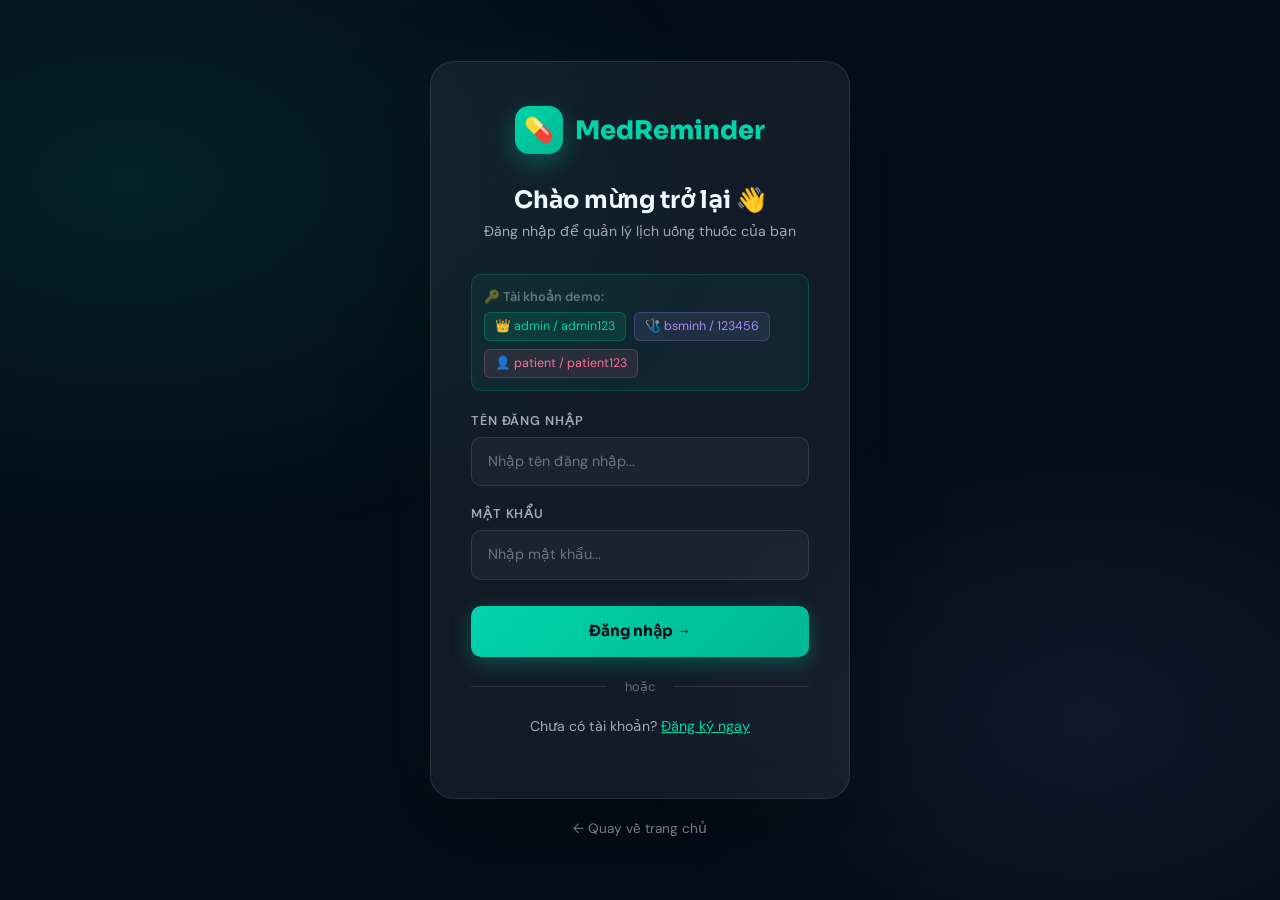
<file: MedReminder/admin.html>
<!DOCTYPE html>
<html lang="vi">

<head>
    <meta charset="UTF-8" />
    <meta name="viewport" content="width=device-width, initial-scale=1.0" />
    <title>Admin – MedReminder</title>
    <link rel="stylesheet" href="https://cdn.jsdelivr.net/npm/bootstrap@5.3.3/dist/css/bootstrap.min.css" />
    <link rel="stylesheet" href="https://cdn.jsdelivr.net/npm/bootstrap-icons@1.11.3/font/bootstrap-icons.min.css" />
    <link rel="stylesheet" href="css/styleadmin.css" />
    <style>
        .content-section {
            display: none;
        }

        .content-section.active {
            display: block;
        }

        .patient-card {
            background: var(--bg-glass);
            border: 1px solid var(--border-glass);
            border-radius: 16px;
            padding: 20px;
            transition: .25s;
        }

        .patient-card:hover {
            border-color: var(--border-primary);
        }

        .patient-avatar {
            width: 48px;
            height: 48px;
            background: linear-gradient(135deg, var(--accent2), var(--primary));
            border-radius: 50%;
            display: flex;
            align-items: center;
            justify-content: center;
            font-size: 22px;
            flex-shrink: 0;
        }

        .note-box {
            background: rgba(255, 255, 255, .03);
            border: 1px solid var(--border-glass);
            border-radius: 8px;
            padding: 8px 12px;
            font-size: .8rem;
            color: var(--text-muted);
            margin-top: 10px;
        }

        .nav-section-sep {
            height: 1px;
            background: var(--border-glass);
            margin: 8px 12px;
        }

        .section-tag {
            font-size: .6rem;
            font-weight: 700;
            color: var(--text-muted);
            text-transform: uppercase;
            letter-spacing: .1em;
            padding: 8px 20px 3px;
        }

        /* Catalog img preview */
        #catalog-img-preview {
            width: 100%;
            max-height: 160px;
            object-fit: cover;
            border-radius: 10px;
            margin-top: 8px;
            border: 1px solid var(--border-glass);
        }

        @keyframes slideIn {
            from {
                opacity: 0;
                transform: translateX(20px)
            }

            to {
                opacity: 1;
                transform: translateX(0)
            }
        }
    </style>
</head>

<body>
    <!-- Toast container -->
    <div id="toast-container"
        style="position:fixed;top:20px;right:20px;z-index:9999;display:flex;flex-direction:column;align-items:flex-end">
    </div>

    <!-- ═══ SIDEBAR ═══ -->
    <div class="sidebar-overlay" id="sidebar-overlay" onclick="closeSidebar()"></div>
    <aside class="admin-sidebar" id="admin-sidebar">
        <div class="sidebar-logo">
            <div class="logo-icon">💊</div>
            <span>MedReminder</span>
        </div>
        <nav class="sidebar-nav">
            <!-- TỔNG QUAN -->
            <div class="nav-section-title">Tổng quan</div>
            <div class="nav-item active" data-section="dashboard" onclick="showSection('dashboard',this)">
                <span class="nav-icon">📊</span> Dashboard
            </div>

            <!-- QUẢN LÝ LỊCH UỐNG THUỐC -->
            <div class="nav-section-sep"></div>
            <div class="nav-section-title">Lịch uống thuốc</div>
            <div class="nav-item" data-section="medications" onclick="showSection('medications',this)">
                <span class="nav-icon">💉</span> Thuốc (Danh mục lịch)
            </div>
            <div class="nav-item" data-section="patients" onclick="showSection('patients',this)">
                <span class="nav-icon">👥</span> Bệnh nhân
            </div>
            <div class="nav-item" data-section="schedules" onclick="showSection('schedules',this)">
                <span class="nav-icon">📅</span> Lịch uống thuốc
            </div>
            <div class="nav-item" data-section="history" onclick="showSection('history',this)">
                <span class="nav-icon">📋</span> Lịch sử uống thuốc
            </div>

            <!-- QUẢN LÝ TRANG CHỦ -->
            <div class="nav-section-sep"></div>
            <div class="nav-section-title">Nội dung trang chủ</div>
            <div class="nav-item" data-section="catalog" onclick="showSection('catalog',this)">
                <span class="nav-icon">🏪</span> Thuốc & Sản phẩm
            </div>
            <div class="nav-item" data-section="news" onclick="showSection('news',this)">
                <span class="nav-icon">📰</span> Tin tức y tế
            </div>
        </nav>
        <div class="sidebar-footer">
            <div id="admin-username" style="font-weight:600;color:var(--primary);margin-bottom:4px">–</div>
            <div style="font-size:.75rem">Quản trị viên</div>
            <div style="margin-top:10px;display:flex;gap:8px">
                <a href="index.html" style="font-size:.78rem;color:var(--text-secondary);text-decoration:none">🏠 Trang
                    chủ</a>
                <span style="color:var(--text-muted)">·</span>
                <span class="cursor-pointer" style="font-size:.78rem;color:var(--accent);cursor:pointer"
                    onclick="logoutAdmin()">🚪 Đăng xuất</span>
            </div>
        </div>
    </aside>

    <!-- ═══ MAIN ═══ -->
    <main class="admin-main">
        <!-- Topbar -->
        <div class="admin-topbar">
            <div class="d-flex align-items-center gap-3">
                <button class="d-lg-none" style="background:none;border:none;color:var(--text-primary);font-size:1.3rem"
                    onclick="toggleSidebar()">☰</button>
                <span class="topbar-title" id="topbar-title">📊 Tổng quan</span>
            </div>
            <div class="topbar-right">
                <a href="index.html" class="btn-a-secondary"
                    style="padding:7px 14px;text-decoration:none;font-size:.8rem">🏠 Trang chủ</a>
                <button class="btn-a-danger" style="padding:7px 14px" onclick="logoutAdmin()">🚪 Đăng xuất</button>
            </div>
        </div>

        <div class="admin-content">

            <!-- ════ DASHBOARD ════ -->
            <section id="section-dashboard" class="content-section active">
                <div class="row g-3 mb-4">
                    <div class="col-6 col-md-3 col-xl-2">
                        <div class="a-stat">
                            <div class="icon">💉</div>
                            <div class="value" id="dash-meds">–</div>
                            <div class="label">Thuốc (lịch)</div>
                        </div>
                    </div>
                    <div class="col-6 col-md-3 col-xl-2">
                        <div class="a-stat">
                            <div class="icon">👥</div>
                            <div class="value" id="dash-patients">–</div>
                            <div class="label">Bệnh nhân</div>
                        </div>
                    </div>
                    <div class="col-6 col-md-3 col-xl-2">
                        <div class="a-stat">
                            <div class="icon">📅</div>
                            <div class="value" id="dash-schedules">–</div>
                            <div class="label">Lịch hôm nay</div>
                        </div>
                    </div>
                    <div class="col-6 col-md-3 col-xl-2">
                        <div class="a-stat">
                            <div class="icon">✅</div>
                            <div class="value" id="dash-taken" style="color:#4caf50">–</div>
                            <div class="label">Đã uống</div>
                        </div>
                    </div>
                    <div class="col-6 col-md-3 col-xl-2">
                        <div class="a-stat">
                            <div class="icon">🏪</div>
                            <div class="value" id="dash-catalog-count" style="color:var(--accent2)">–</div>
                            <div class="label">Sản phẩm</div>
                        </div>
                    </div>
                    <div class="col-6 col-md-3 col-xl-2">
                        <div class="a-stat">
                            <div class="icon">📰</div>
                            <div class="value" id="dash-news-count" style="color:var(--accent)">–</div>
                            <div class="label">Tin tức</div>
                        </div>
                    </div>
                </div>
                <div class="a-card mb-4">
                    <div class="a-card-header">
                        <h6>Tiến độ uống thuốc hôm nay</h6><span id="dash-pct"
                            style="color:var(--primary);font-weight:700">–</span>
                    </div>
                    <div class="a-card-body" style="padding:16px 20px">
                        <div style="background:rgba(255,255,255,.06);border-radius:100px;height:12px;overflow:hidden">
                            <div id="dash-progress"
                                style="height:100%;background:linear-gradient(90deg,var(--primary),var(--accent2));border-radius:100px;transition:width .6s ease;width:0%">
                            </div>
                        </div>
                        <div style="display:flex;gap:16px;margin-top:12px;font-size:.82rem;flex-wrap:wrap">
                            <span>✅ Đã uống: <strong id="dash-taken-dup" style="color:#4caf50">–</strong></span>
                            <span>⏳ Chờ: <strong id="dash-pending" style="color:#ffc107">–</strong></span>
                            <span>❌ Bỏ lỡ: <strong id="dash-missed" style="color:var(--accent)">–</strong></span>
                        </div>
                    </div>
                </div>
                <div class="a-card">
                    <div class="a-card-header">
                        <h6>📅 Lịch hôm nay</h6>
                        <button class="btn-a-primary"
                            onclick="showSection('schedules',document.querySelector('[data-section=schedules]'))">Quản
                            lý lịch</button>
                    </div>
                    <div style="overflow-x:auto">
                        <table class="a-table">
                            <thead>
                                <tr>
                                    <th>Thuốc</th>
                                    <th>Bệnh nhân</th>
                                    <th>Giờ</th>
                                    <th>Liều</th>
                                    <th>Ghi chú</th>
                                    <th>Trạng thái</th>
                                </tr>
                            </thead>
                            <tbody id="dash-sched-body"></tbody>
                        </table>
                    </div>
                </div>
            </section>

            <!-- ════ MEDICATIONS (for schedule) ════ -->
            <section id="section-medications" class="content-section">
                <div class="d-flex align-items-center justify-content-between mb-4 flex-wrap gap-2">
                    <div>
                        <h4 style="font-family:'Sora',sans-serif;font-weight:700;margin:0">💉 Quản lý thuốc (dùng cho
                            lịch uống)</h4>
                        <p style="font-size:.82rem;color:var(--text-muted);margin:4px 0 0">Danh mục thuốc được dùng để
                            tạo lịch uống cho bệnh nhân. Tách biệt với thuốc hiển thị ở trang chủ.</p>
                    </div>
                    <button class="btn-a-primary" onclick="openAddMed()">➕ Thêm thuốc</button>
                </div>
                <div class="a-card mb-3">
                    <div class="a-card-body" style="padding:14px 20px">
                        <input type="text" placeholder="🔍 Tìm theo tên thuốc, danh mục..." class="form-control"
                            style="background:var(--bg-glass-strong);border:1px solid var(--border-glass);color:var(--text-primary);border-radius:9px"
                            oninput="renderMedTable(this.value)" />
                    </div>
                </div>
                <div class="a-card">
                    <div style="overflow-x:auto">
                        <table class="a-table">
                            <thead>
                                <tr>
                                    <th>Tên thuốc</th>
                                    <th>Danh mục</th>
                                    <th>Liều dùng</th>
                                    <th>Tần suất</th>
                                    <th>Ghi chú</th>
                                    <th>Tồn kho</th>
                                    <th>Trạng thái</th>
                                    <th>Thao tác</th>
                                </tr>
                            </thead>
                            <tbody id="med-tbody"></tbody>
                        </table>
                    </div>
                </div>
            </section>

            <!-- ════ PATIENTS ════ -->
            <section id="section-patients" class="content-section">
                <div class="d-flex align-items-center justify-content-between mb-4 flex-wrap gap-2">
                    <h4 style="font-family:'Sora',sans-serif;font-weight:700;margin:0">👥 Quản lý bệnh nhân</h4>
                    <button class="btn-a-primary" onclick="openAddPatient()">➕ Thêm bệnh nhân</button>
                </div>
                <div class="a-card mb-3">
                    <div class="a-card-body" style="padding:14px 20px">
                        <input type="text" placeholder="🔍 Tìm theo tên bệnh nhân..." class="form-control"
                            style="background:var(--bg-glass-strong);border:1px solid var(--border-glass);color:var(--text-primary);border-radius:9px"
                            oninput="renderPatientCards(this.value)" />
                    </div>
                </div>
                <div class="row g-3" id="patient-grid"></div>
            </section>

            <!-- ════ SCHEDULES ════ -->
            <section id="section-schedules" class="content-section">
                <div class="d-flex align-items-center justify-content-between mb-4 flex-wrap gap-2">
                    <div>
                        <h4 style="font-family:'Sora',sans-serif;font-weight:700;margin:0">📅 Lịch uống thuốc</h4>
                        <p style="font-size:.82rem;color:var(--text-muted);margin:4px 0 0">Tạo và quản lý lịch uống
                            thuốc cho từng bệnh nhân</p>
                    </div>
                    <button class="btn-a-primary" onclick="openAddSchedule()">➕ Thêm lịch</button>
                </div>
                <div class="a-card mb-3">
                    <div class="a-card-body" style="padding:14px 20px">
                        <div class="row g-2">
                            <div class="col-md-4">
                                <input type="date" id="filter-sched-date" class="form-control"
                                    style="background:var(--bg-glass-strong);border:1px solid var(--border-glass);color:var(--text-primary);border-radius:9px"
                                    onchange="renderScheduleTable()" />
                            </div>
                            <div class="col-md-4">
                                <select id="filter-sched-patient" class="form-select"
                                    style="background:var(--bg-glass-strong);border:1px solid var(--border-glass);color:var(--text-primary);border-radius:9px"
                                    onchange="renderScheduleTable()">
                                    <option value="">Tất cả bệnh nhân</option>
                                </select>
                            </div>
                            <div class="col-md-4">
                                <button class="btn-a-secondary w-100"
                                    onclick="document.getElementById('filter-sched-date').value='';document.getElementById('filter-sched-patient').value='';renderScheduleTable()">🔄
                                    Reset bộ lọc</button>
                            </div>
                        </div>
                    </div>
                </div>
                <div class="a-card">
                    <div style="overflow-x:auto">
                        <table class="a-table">
                            <thead>
                                <tr>
                                    <th>Thuốc</th>
                                    <th>Bệnh nhân</th>
                                    <th>Ngày</th>
                                    <th>Giờ</th>
                                    <th>Liều dùng</th>
                                    <th>Ghi chú</th>
                                    <th>Trạng thái</th>
                                    <th>Thao tác</th>
                                </tr>
                            </thead>
                            <tbody id="sched-tbody"></tbody>
                        </table>
                    </div>
                </div>
            </section>

            <!-- ════ HISTORY ════ -->
            <section id="section-history" class="content-section">
                <div class="d-flex align-items-center justify-content-between mb-4 flex-wrap gap-2">
                    <h4 style="font-family:'Sora',sans-serif;font-weight:700;margin:0">📋 Lịch sử uống thuốc</h4>
                </div>
                <div class="a-card mb-3">
                    <div class="a-card-body" style="padding:14px 20px">
                        <div class="row g-2">
                            <div class="col-md-3">
                                <select id="hist-patient" class="form-select"
                                    style="background:var(--bg-glass-strong);border:1px solid var(--border-glass);color:var(--text-primary);border-radius:9px">
                                    <option value="">Tất cả bệnh nhân</option>
                                </select>
                            </div>
                            <div class="col-md-2">
                                <select id="hist-status" class="form-select"
                                    style="background:var(--bg-glass-strong);border:1px solid var(--border-glass);color:var(--text-primary);border-radius:9px">
                                    <option value="">Tất cả</option>
                                    <option value="taken">Đã uống</option>
                                    <option value="pending">Chờ uống</option>
                                    <option value="missed">Bỏ lỡ</option>
                                </select>
                            </div>
                            <div class="col-md-2"><input type="date" id="hist-date-from" class="form-control"
                                    style="background:var(--bg-glass-strong);border:1px solid var(--border-glass);color:var(--text-primary);border-radius:9px"
                                    placeholder="Từ ngày" /></div>
                            <div class="col-md-2"><input type="date" id="hist-date-to" class="form-control"
                                    style="background:var(--bg-glass-strong);border:1px solid var(--border-glass);color:var(--text-primary);border-radius:9px"
                                    placeholder="Đến ngày" /></div>
                            <div class="col-md-1"><button class="btn-a-primary w-100"
                                    onclick="renderHistory()">🔍</button></div>
                            <div class="col-md-2"><button class="btn-a-secondary w-100"
                                    onclick="resetHistoryFilter()">🔄 Reset</button></div>
                        </div>
                    </div>
                </div>
                <div class="a-card mb-3">
                    <div class="a-card-body" style="padding:12px 20px;font-size:.85rem" id="history-summary">Chưa có dữ
                        liệu</div>
                </div>
                <div class="a-card">
                    <div style="overflow-x:auto">
                        <table class="a-table">
                            <thead>
                                <tr>
                                    <th>Ngày</th>
                                    <th>Thuốc</th>
                                    <th>Bệnh nhân</th>
                                    <th>Giờ lịch</th>
                                    <th>Giờ uống thực tế</th>
                                    <th>Liều</th>
                                    <th>Ghi chú</th>
                                    <th>Trạng thái</th>
                                </tr>
                            </thead>
                            <tbody id="history-tbody"></tbody>
                        </table>
                    </div>
                </div>
            </section>

            <!-- ════ CATALOG (Thuốc & Sản phẩm trang chủ) ════ -->
            <section id="section-catalog" class="content-section">
                <div class="d-flex align-items-center justify-content-between mb-2 flex-wrap gap-2">
                    <div>
                        <h4 style="font-family:'Sora',sans-serif;font-weight:700;margin:0">🏪 Thuốc & Sản phẩm (Trang
                            chủ)</h4>
                        <p style="font-size:.82rem;color:var(--text-muted);margin:4px 0 0">Quản lý danh mục thuốc và sản
                            phẩm hiển thị trên trang chủ. Có thể thêm hình ảnh, liều lượng, cách dùng chi tiết.</p>
                    </div>
                    <button class="btn-a-primary" onclick="openAddCatalog()">➕ Thêm sản phẩm</button>
                </div>
                <div
                    style="background:rgba(0,212,170,.06);border:1px solid rgba(0,212,170,.2);border-radius:10px;padding:10px 16px;margin-bottom:16px;font-size:.82rem;color:var(--text-secondary)">
                    ℹ️ Sản phẩm thêm ở đây sẽ hiển thị ngay trên trang chủ trong mục <strong
                        style="color:var(--primary)">Thuốc & Sản phẩm</strong> và có thể tra cứu qua bác sĩ ảo MedBot.
                </div>
                <div class="a-card mb-3">
                    <div class="a-card-body" style="padding:14px 20px">
                        <input type="text" placeholder="🔍 Tìm sản phẩm theo tên..." class="form-control"
                            style="background:var(--bg-glass-strong);border:1px solid var(--border-glass);color:var(--text-primary);border-radius:9px"
                            oninput="renderCatalogTable(this.value)" />
                    </div>
                </div>
                <div class="a-card">
                    <div style="overflow-x:auto">
                        <table class="a-table">
                            <thead>
                                <tr>
                                    <th>Tên sản phẩm</th>
                                    <th>Thương hiệu</th>
                                    <th>Danh mục</th>
                                    <th>Liều dùng</th>
                                    <th>Giá tham khảo</th>
                                    <th>Hình ảnh</th>
                                    <th>Thao tác</th>
                                </tr>
                            </thead>
                            <tbody id="catalog-tbody"></tbody>
                        </table>
                    </div>
                </div>
            </section>

            <!-- ════ NEWS ════ -->
            <section id="section-news" class="content-section">
                <div class="d-flex align-items-center justify-content-between mb-2 flex-wrap gap-2">
                    <div>
                        <h4 style="font-family:'Sora',sans-serif;font-weight:700;margin:0">📰 Tin tức y tế</h4>
                        <p style="font-size:.82rem;color:var(--text-muted);margin:4px 0 0">Quản lý tin tức hiển thị trên
                            trang chủ. Có thể gắn link nguồn bài viết bên ngoài.</p>
                    </div>
                    <button class="btn-a-primary" onclick="openAddNews()">➕ Thêm tin tức</button>
                </div>
                <div
                    style="background:rgba(167,139,250,.06);border:1px solid rgba(167,139,250,.2);border-radius:10px;padding:10px 16px;margin-bottom:16px;font-size:.82rem;color:var(--text-secondary)">
                    ℹ️ Tin tức thêm ở đây sẽ xuất hiện trong tab <strong style="color:var(--accent2)">Tin tức y
                        tế</strong> và phần xem trước trang chủ. Đánh dấu 🔥 Hot để hiển thị ưu tiên.
                </div>
                <div class="a-card mb-3">
                    <div class="a-card-body" style="padding:14px 20px">
                        <input type="text" placeholder="🔍 Tìm tin tức theo tiêu đề..." class="form-control"
                            style="background:var(--bg-glass-strong);border:1px solid var(--border-glass);color:var(--text-primary);border-radius:9px"
                            oninput="renderNewsTable(this.value)" />
                    </div>
                </div>
                <div class="a-card">
                    <div style="overflow-x:auto">
                        <table class="a-table">
                            <thead>
                                <tr>
                                    <th>Tiêu đề</th>
                                    <th>Danh mục</th>
                                    <th>Nguồn</th>
                                    <th>Ngày</th>
                                    <th>Link</th>
                                    <th>Thao tác</th>
                                </tr>
                            </thead>
                            <tbody id="admin-news-tbody"></tbody>
                        </table>
                    </div>
                </div>
            </section>

        </div><!-- /admin-content -->
    </main>

    <!-- ════ MODAL: MEDICATION (for schedule) ════ -->
    <div class="modal fade" id="medModal" tabindex="-1">
        <div class="modal-dialog modal-dialog-centered modal-lg">
            <div class="modal-content">
                <div class="modal-header">
                    <h5 class="modal-title" id="med-modal-title">💉 Thêm thuốc (cho lịch uống)</h5>
                    <button type="button" class="btn-close" data-bs-dismiss="modal"></button>
                </div>
                <div class="modal-body">
                    <form id="med-form" novalidate>
                        <input type="hidden" id="med-id-hidden" />
                        <div class="row g-3">
                            <div class="col-md-6">
                                <label class="form-label">Tên thuốc *</label>
                                <input type="text" class="form-control" id="med-name"
                                    placeholder="Paracetamol 500mg..." />
                                <div class="invalid-feedback">Vui lòng nhập tên thuốc</div>
                            </div>
                            <div class="col-md-6">
                                <label class="form-label">Danh mục</label>
                                <input type="text" class="form-control" id="med-category"
                                    placeholder="Giảm đau, Kháng sinh..." />
                            </div>
                            <div class="col-md-6">
                                <label class="form-label">Dạng thuốc</label>
                                <select class="form-select" id="med-type">
                                    <option value="Viên nén">Viên nén</option>
                                    <option value="Viên nang">Viên nang</option>
                                    <option value="Siro">Siro / Dung dịch</option>
                                    <option value="Ống tiêm">Ống tiêm</option>
                                    <option value="Nhỏ mắt">Nhỏ mắt</option>
                                    <option value="Kem/Gel">Kem / Gel</option>
                                </select>
                            </div>
                            <div class="col-md-6">
                                <label class="form-label">Liều dùng</label>
                                <input type="text" class="form-control" id="med-dosage"
                                    placeholder="500mg, 1 viên..." />
                            </div>
                            <div class="col-md-6">
                                <label class="form-label">Tần suất</label>
                                <input type="text" class="form-control" id="med-frequency"
                                    placeholder="3 lần/ngày, sau ăn..." />
                            </div>
                            <div class="col-md-6">
                                <label class="form-label">Giờ uống (cách nhau dấu phẩy)</label>
                                <input type="text" class="form-control" id="med-times"
                                    placeholder="07:00, 12:00, 19:00" />
                            </div>
                            <div class="col-md-4">
                                <label class="form-label">Tồn kho</label>
                                <input type="number" class="form-control" id="med-stock" value="0" min="0" />
                            </div>
                            <div class="col-md-4">
                                <label class="form-label">Đơn vị</label>
                                <input type="text" class="form-control" id="med-unit" placeholder="viên, gói, lọ..." />
                            </div>
                            <div class="col-md-4">
                                <label class="form-label">Trạng thái</label>
                                <select class="form-select" id="med-status">
                                    <option value="active">Đang dùng</option>
                                    <option value="inactive">Ngừng</option>
                                </select>
                            </div>
                            <div class="col-12">
                                <label class="form-label">Ghi chú / Hướng dẫn dùng</label>
                                <textarea class="form-control" id="med-note" rows="2"
                                    placeholder="Uống sau ăn 30 phút, không dùng khi dạ dày trống..."></textarea>
                            </div>
                        </div>
                    </form>
                </div>
                <div class="modal-footer">
                    <button type="button" class="btn-a-secondary" data-bs-dismiss="modal">Hủy</button>
                    <button type="button" class="btn-a-primary" onclick="submitMedForm()">💾 Lưu thuốc</button>
                </div>
            </div>
        </div>
    </div>

    <!-- ════ MODAL: CATALOG ITEM ════ -->
    <div class="modal fade" id="catalogModal" tabindex="-1">
        <div class="modal-dialog modal-dialog-centered modal-xl">
            <div class="modal-content">
                <div class="modal-header">
                    <h5 class="modal-title" id="catalog-modal-title">➕ Thêm thuốc / Sản phẩm</h5>
                    <button type="button" class="btn-close" data-bs-dismiss="modal"></button>
                </div>
                <div class="modal-body">
                    <div
                        style="background:rgba(0,212,170,.05);border:1px solid rgba(0,212,170,.15);border-radius:10px;padding:10px 16px;margin-bottom:16px;font-size:.82rem;color:var(--text-secondary)">
                        💡 Sản phẩm này sẽ hiển thị trên <strong style="color:var(--primary)">Trang chủ → Thuốc & Sản
                            phẩm</strong> với hình ảnh đẹp và thông tin chi tiết. Bác sĩ ảo MedBot cũng sẽ có thể tư vấn
                        về sản phẩm này.
                    </div>
                    <form id="catalog-form" novalidate>
                        <input type="hidden" id="catalog-id-hidden" />
                        <div class="row g-3">
                            <div class="col-md-6">
                                <label class="form-label">Tên thuốc / Sản phẩm *</label>
                                <input type="text" class="form-control" id="catalog-name"
                                    placeholder="Paracetamol 500mg, Vitamin C 1000mg..." />
                                <div class="invalid-feedback">Vui lòng nhập tên sản phẩm</div>
                            </div>
                            <div class="col-md-6">
                                <label class="form-label">Thương hiệu / Tên biệt dược</label>
                                <input type="text" class="form-control" id="catalog-brand"
                                    placeholder="Panadol, Tylenol, Redoxon..." />
                            </div>
                            <div class="col-md-4">
                                <label class="form-label">Danh mục</label>
                                <select class="form-select" id="catalog-cat">
                                    <option value="painkiller">💊 Giảm đau / Hạ sốt</option>
                                    <option value="antibiotic">🧫 Kháng sinh</option>
                                    <option value="stomach">🫁 Tiêu hóa</option>
                                    <option value="vitamin">🌿 Vitamin & Bổ sung</option>
                                    <option value="heart">❤️ Tim mạch</option>
                                    <option value="device">🩺 Thiết bị y tế</option>
                                </select>
                            </div>
                            <div class="col-md-4">
                                <label class="form-label">Dạng thuốc / Sản phẩm</label>
                                <input type="text" class="form-control" id="catalog-type"
                                    placeholder="Viên nén, Viên nang mềm, Thiết bị..." />
                            </div>
                            <div class="col-md-4">
                                <label class="form-label">Giá tham khảo</label>
                                <input type="text" class="form-control" id="catalog-price"
                                    placeholder="35.000đ / vỉ 10 viên" />
                            </div>
                            <div class="col-md-6">
                                <label class="form-label">Liều dùng thông thường</label>
                                <input type="text" class="form-control" id="catalog-dosage"
                                    placeholder="500mg – 1000mg/lần" />
                            </div>
                            <div class="col-md-6">
                                <label class="form-label">Tần suất sử dụng</label>
                                <input type="text" class="form-control" id="catalog-freq"
                                    placeholder="3 lần/ngày sau bữa ăn" />
                            </div>
                            <div class="col-12">
                                <label class="form-label">Công dụng chính</label>
                                <textarea class="form-control" id="catalog-uses" rows="2"
                                    placeholder="Giảm đau đầu, đau răng, đau cơ, hạ sốt. An toàn cho hầu hết người dùng..."></textarea>
                            </div>
                            <div class="col-md-6">
                                <label class="form-label">Tác dụng phụ thường gặp</label>
                                <textarea class="form-control" id="catalog-side" rows="2"
                                    placeholder="Hiếm gặp ở liều bình thường. Quá liều có thể gây tổn thương gan..."></textarea>
                            </div>
                            <div class="col-md-6">
                                <label class="form-label">Lưu ý quan trọng</label>
                                <textarea class="form-control" id="catalog-note" rows="2"
                                    placeholder="⚠️ Tối đa 4000mg/ngày. Không dùng khi uống rượu..."></textarea>
                            </div>
                            <div class="col-md-6">
                                <label class="form-label">Hướng dẫn bảo quản</label>
                                <input type="text" class="form-control" id="catalog-store"
                                    placeholder="Nhiệt độ phòng, tránh ẩm và ánh nắng" />
                            </div>
                            <div class="col-md-4">
                                <label class="form-label">Icon emoji (nếu không có ảnh)</label>
                                <input type="text" class="form-control" id="catalog-icon" placeholder="💊 🌿 ❤️ 🩺"
                                    maxlength="4" />
                            </div>
                            <div class="col-12">
                                <label class="form-label">URL Hình ảnh sản phẩm</label>
                                <input type="url" class="form-control" id="catalog-img"
                                    placeholder="https://images.unsplash.com/photo-...?w=400&q=80"
                                    oninput="previewCatalogImg()" />
                                <small style="color:var(--text-muted);font-size:.75rem">Gợi ý: Dùng ảnh từ Unsplash.com
                                    (miễn phí). Ví dụ:
                                    https://images.unsplash.com/photo-1584308666744-24d5c474f2ae?w=400&q=80</small>
                                <img id="catalog-img-preview" src="" alt="Preview" style="display:none"
                                    onerror="this.style.display='none'" />
                            </div>
                        </div>
                    </form>
                </div>
                <div class="modal-footer">
                    <button type="button" class="btn-a-secondary" data-bs-dismiss="modal">Hủy</button>
                    <button type="button" class="btn-a-primary" onclick="submitCatalogForm()">💾 Lưu sản phẩm</button>
                </div>
            </div>
        </div>
    </div>

    <!-- ════ MODAL: NEWS ════ -->
    <div class="modal fade" id="newsModal" tabindex="-1">
        <div class="modal-dialog modal-dialog-centered modal-lg">
            <div class="modal-content">
                <div class="modal-header">
                    <h5 class="modal-title" id="news-modal-title">➕ Thêm tin tức y tế</h5>
                    <button type="button" class="btn-close" data-bs-dismiss="modal"></button>
                </div>
                <div class="modal-body">
                    <form id="news-form" novalidate>
                        <input type="hidden" id="news-id-hidden" />
                        <div class="row g-3">
                            <div class="col-12">
                                <label class="form-label">Tiêu đề tin tức *</label>
                                <input type="text" class="form-control" id="news-title"
                                    placeholder="WHO công bố danh sách thuốc thiết yếu 2026..." />
                                <div class="invalid-feedback">Vui lòng nhập tiêu đề</div>
                            </div>
                            <div class="col-md-4">
                                <label class="form-label">Danh mục</label>
                                <select class="form-select" id="news-cat">
                                    <option value="drug">💊 Thuốc mới</option>
                                    <option value="disease">🦠 Dịch bệnh</option>
                                    <option value="health">🌿 Sức khỏe</option>
                                    <option value="tech">🤖 Y tế công nghệ</option>
                                    <option value="policy">📋 Chính sách y tế</option>
                                </select>
                            </div>
                            <div class="col-md-4">
                                <label class="form-label">Nguồn / Tác giả</label>
                                <input type="text" class="form-control" id="news-source"
                                    placeholder="WHO, Bộ Y tế VN, JAMA..." />
                            </div>
                            <div class="col-md-4">
                                <label class="form-label">Ngày đăng</label>
                                <input type="text" class="form-control" id="news-date" placeholder="20/05/2026" />
                            </div>
                            <div class="col-md-10">
                                <label class="form-label">Link bài viết gốc</label>
                                <input type="url" class="form-control" id="news-link"
                                    placeholder="https://www.who.int/news/..." />
                                <small style="color:var(--text-muted);font-size:.75rem">Dán link đến nguồn bài viết.
                                    Người dùng nhấn "Đọc thêm" sẽ mở link này.</small>
                            </div>
                            <div class="col-md-2">
                                <label class="form-label">Icon emoji</label>
                                <input type="text" class="form-control" id="news-icon" placeholder="💊 🦠 🌿"
                                    maxlength="4" />
                            </div>
                            <div class="col-12">
                                <label class="form-label">Tóm tắt nội dung</label>
                                <textarea class="form-control" id="news-summary" rows="3"
                                    placeholder="Mô tả ngắn gọn nội dung bài viết (2-3 câu)..."></textarea>
                            </div>
                            <div class="col-md-10">
                                <label class="form-label">URL Hình ảnh minh họa</label>
                                <input type="url" class="form-control" id="news-img"
                                    placeholder="https://images.unsplash.com/photo-...?w=600&q=80" />
                            </div>
                            <div class="col-md-2">
                                <label class="form-label">Đánh dấu Hot 🔥</label>
                                <div class="form-check mt-2">
                                    <input class="form-check-input" type="checkbox" id="news-hot" />
                                    <label class="form-check-label" for="news-hot" style="font-size:.85rem">Hiển thị ưu
                                        tiên</label>
                                </div>
                            </div>
                        </div>
                    </form>
                </div>
                <div class="modal-footer">
                    <button type="button" class="btn-a-secondary" data-bs-dismiss="modal">Hủy</button>
                    <button type="button" class="btn-a-primary" onclick="submitNewsForm()">💾 Lưu tin tức</button>
                </div>
            </div>
        </div>
    </div>

    <!-- ════ MODAL: PATIENT ════ -->
    <div class="modal fade" id="patientModal" tabindex="-1">
        <div class="modal-dialog modal-dialog-centered modal-lg">
            <div class="modal-content">
                <div class="modal-header">
                    <h5 class="modal-title" id="pat-modal-title">👤 Thêm bệnh nhân</h5>
                    <button type="button" class="btn-close" data-bs-dismiss="modal"></button>
                </div>
                <div class="modal-body">
                    <form id="patient-form" novalidate>
                        <input type="hidden" id="pat-id-hidden" />
                        <div class="row g-3">
                            <div class="col-md-6">
                                <label class="form-label">Họ và tên *</label>
                                <input type="text" class="form-control" id="pat-name" placeholder="Nguyễn Văn An" />
                                <div class="invalid-feedback">Vui lòng nhập tên bệnh nhân</div>
                            </div>
                            <div class="col-md-6">
                                <label class="form-label">Số điện thoại</label>
                                <input type="tel" class="form-control" id="pat-phone" placeholder="0912345678" />
                            </div>
                            <div class="col-md-4">
                                <label class="form-label">Ngày sinh</label>
                                <input type="date" class="form-control" id="pat-dob" />
                            </div>
                            <div class="col-md-4">
                                <label class="form-label">Giới tính</label>
                                <select class="form-select" id="pat-gender">
                                    <option value="male">Nam</option>
                                    <option value="female">Nữ</option>
                                    <option value="other">Khác</option>
                                </select>
                            </div>
                            <div class="col-md-4">
                                <label class="form-label">Trạng thái</label>
                                <select class="form-select" id="pat-status">
                                    <option value="active">Đang điều trị</option>
                                    <option value="inactive">Ngừng điều trị</option>
                                </select>
                            </div>
                            <div class="col-md-6">
                                <label class="form-label">Bệnh lý / Chẩn đoán</label>
                                <input type="text" class="form-control" id="pat-diagnosis"
                                    placeholder="Tăng huyết áp, Tiểu đường..." />
                            </div>
                            <div class="col-md-6">
                                <label class="form-label">Dị ứng thuốc</label>
                                <input type="text" class="form-control" id="pat-allergy"
                                    placeholder="Penicillin, NSAID..." />
                            </div>
                            <div class="col-12">
                                <label class="form-label">Ghi chú thêm</label>
                                <textarea class="form-control" id="pat-note" rows="2"
                                    placeholder="Thông tin thêm về bệnh nhân..."></textarea>
                            </div>
                        </div>
                    </form>
                </div>
                <div class="modal-footer">
                    <button type="button" class="btn-a-secondary" data-bs-dismiss="modal">Hủy</button>
                    <button type="button" class="btn-a-primary" onclick="submitPatientForm()">💾 Lưu bệnh nhân</button>
                </div>
            </div>
        </div>
    </div>

    <!-- ════ MODAL: SCHEDULE ════ -->
    <div class="modal fade" id="scheduleModal" tabindex="-1">
        <div class="modal-dialog modal-dialog-centered modal-lg">
            <div class="modal-content">
                <div class="modal-header">
                    <h5 class="modal-title" id="sched-modal-title">📅 Thêm lịch uống thuốc</h5>
                    <button type="button" class="btn-close" data-bs-dismiss="modal"></button>
                </div>
                <div class="modal-body">
                    <div
                        style="background:rgba(167,139,250,.06);border:1px solid rgba(167,139,250,.15);border-radius:10px;padding:10px 16px;margin-bottom:16px;font-size:.82rem;color:var(--text-secondary)">
                        📌 Chọn bệnh nhân và thuốc từ danh sách. Thuốc ở đây là danh mục <strong>riêng cho lịch
                            uống</strong>, khác với sản phẩm hiển thị trang chủ.
                    </div>
                    <form id="schedule-form" novalidate>
                        <input type="hidden" id="sched-id-hidden" />
                        <div class="row g-3">
                            <div class="col-md-6">
                                <label class="form-label">Bệnh nhân *</label>
                                <select class="form-select" id="sched-patientId">
                                    <option value="">-- Chọn bệnh nhân --</option>
                                </select>
                                <div class="invalid-feedback">Vui lòng chọn bệnh nhân</div>
                            </div>
                            <div class="col-md-6">
                                <label class="form-label">Thuốc *</label>
                                <select class="form-select" id="sched-medicationId" onchange="autoFillMed()">
                                    <option value="">-- Chọn thuốc --</option>
                                </select>
                                <div class="invalid-feedback">Vui lòng chọn thuốc</div>
                            </div>
                            <div class="col-md-4">
                                <label class="form-label">Ngày uống *</label>
                                <input type="date" class="form-control" id="sched-date" />
                                <div class="invalid-feedback">Vui lòng chọn ngày</div>
                            </div>
                            <div class="col-md-4">
                                <label class="form-label">Giờ uống *</label>
                                <input type="time" class="form-control" id="sched-time" />
                                <div class="invalid-feedback">Vui lòng chọn giờ</div>
                            </div>
                            <div class="col-md-4">
                                <label class="form-label">Liều dùng</label>
                                <input type="text" class="form-control" id="sched-dosage"
                                    placeholder="1 viên, 500mg..." />
                            </div>
                            <div class="col-md-6">
                                <label class="form-label">Trạng thái</label>
                                <select class="form-select" id="sched-status">
                                    <option value="pending">Chờ uống</option>
                                    <option value="taken">Đã uống</option>
                                    <option value="missed">Bỏ lỡ</option>
                                </select>
                            </div>
                            <div class="col-md-6">
                                <label class="form-label">Ghi chú</label>
                                <input type="text" class="form-control" id="sched-note"
                                    placeholder="Uống sau ăn, uống với nhiều nước..." />
                            </div>
                        </div>
                    </form>
                </div>
                <div class="modal-footer">
                    <button type="button" class="btn-a-secondary" data-bs-dismiss="modal">Hủy</button>
                    <button type="button" class="btn-a-primary" onclick="submitScheduleForm()">💾 Lưu lịch</button>
                </div>
            </div>
        </div>
    </div>

    <!-- ════ MODAL: PATIENT HISTORY ════ -->
    <div class="modal fade" id="patHistModal" tabindex="-1">
        <div class="modal-dialog modal-dialog-centered modal-xl">
            <div class="modal-content">
                <div class="modal-header">
                    <h5 class="modal-title" id="pat-hist-title">📋 Lịch sử bệnh nhân</h5>
                    <button type="button" class="btn-close" data-bs-dismiss="modal"></button>
                </div>
                <div class="modal-body" style="overflow-x:auto">
                    <table class="a-table">
                        <thead>
                            <tr>
                                <th>Ngày</th>
                                <th>Thuốc</th>
                                <th>Giờ lịch</th>
                                <th>Liều</th>
                                <th>Ghi chú</th>
                                <th>Trạng thái</th>
                                <th>Giờ uống</th>
                            </tr>
                        </thead>
                        <tbody id="pat-hist-tbody"></tbody>
                    </table>
                </div>
                <div class="modal-footer"><button type="button" class="btn-a-secondary"
                        data-bs-dismiss="modal">Đóng</button></div>
            </div>
        </div>
    </div>

    <!-- ════ MODAL: CONFIRM DELETE ════ -->
    <div class="modal fade" id="confirmModal" tabindex="-1">
        <div class="modal-dialog modal-dialog-centered">
            <div class="modal-content">
                <div class="modal-header" style="border-bottom:1px solid var(--border-glass)">
                    <h5 class="modal-title" id="confirm-title" style="color:var(--accent)">⚠️ Xác nhận xóa</h5>
                    <button type="button" class="btn-close" data-bs-dismiss="modal"></button>
                </div>
                <div class="modal-body" style="padding:24px">
                    <p id="confirm-msg" style="color:var(--text-secondary);margin:0;line-height:1.7"></p>
                </div>
                <div class="modal-footer">
                    <button type="button" class="btn-a-secondary" data-bs-dismiss="modal">Hủy</button>
                    <button type="button" id="confirm-ok-btn" class="btn-a-danger"
                        style="padding:9px 20px;font-size:.85rem">🗑️ Xác nhận xóa</button>
                </div>
            </div>
        </div>
    </div>

    <script src="https://cdn.jsdelivr.net/npm/bootstrap@5.3.3/dist/js/bootstrap.bundle.min.js"></script>
    <script src="https://cdn.jsdelivr.net/npm/jquery@3.7.1/dist/jquery.min.js"></script>
    <script src="js/utils.js"></script>
    <script src="js/api.js"></script>
    <script src="js/admin.js"></script>
</body>

</html>
</file>
<file: MedReminder/css/styleadmin.css>
/* ── Admin CSS ── */
@import url('https://fonts.googleapis.com/css2?family=Sora:wght@300;400;600;700;800&family=DM+Sans:wght@300;400;500&display=swap');

:root {
    --primary: #00d4aa;
    --primary-dark: #00b894;
    --accent: #ff6b9d;
    --accent2: #a78bfa;
    --bg-dark: #040d1a;
    --bg-sidebar: rgba(6, 16, 32, 0.98);
    --bg-glass: rgba(255, 255, 255, 0.04);
    --bg-glass-strong: rgba(255, 255, 255, 0.08);
    --border-glass: rgba(255, 255, 255, 0.09);
    --border-primary: rgba(0, 212, 170, 0.3);
    --text-primary: #f0f8ff;
    --text-secondary: rgba(240, 248, 255, 0.6);
    --text-muted: rgba(240, 248, 255, 0.38);
    --sidebar-w: 240px;
}

* {
    box-sizing: border-box;
    margin: 0;
    padding: 0;
}

body {
    font-family: 'DM Sans', sans-serif;
    background: var(--bg-dark);
    color: var(--text-primary);
    min-height: 100vh;
}

body::before {
    content: '';
    position: fixed;
    inset: 0;
    background: radial-gradient(ellipse 70% 50% at 70% 20%, rgba(0, 212, 170, 0.05), transparent 60%);
    pointer-events: none;
}

/* ─── Sidebar ─── */
.admin-sidebar {
    width: var(--sidebar-w);
    background: var(--bg-sidebar);
    border-right: 1px solid var(--border-glass);
    min-height: 100vh;
    position: fixed;
    top: 0;
    left: 0;
    z-index: 200;
    display: flex;
    flex-direction: column;
    backdrop-filter: blur(20px);
    transition: transform 0.3s ease;
}

.sidebar-logo {
    padding: 24px 20px;
    border-bottom: 1px solid var(--border-glass);
    display: flex;
    align-items: center;
    gap: 10px;
}

.sidebar-logo .logo-icon {
    width: 36px;
    height: 36px;
    background: linear-gradient(135deg, var(--primary), var(--primary-dark));
    border-radius: 10px;
    display: flex;
    align-items: center;
    justify-content: center;
    font-size: 18px;
    box-shadow: 0 4px 12px rgba(0, 212, 170, 0.25);
}

.sidebar-logo span {
    font-family: 'Sora', sans-serif;
    font-weight: 800;
    font-size: 1.1rem;
    color: var(--primary);
}

.sidebar-nav {
    padding: 16px 12px;
    flex: 1;
}

.nav-section-title {
    font-size: 0.65rem;
    font-weight: 700;
    color: var(--text-muted);
    text-transform: uppercase;
    letter-spacing: 0.1em;
    padding: 12px 8px 6px;
}

.nav-item {
    display: flex;
    align-items: center;
    gap: 10px;
    padding: 10px 12px;
    border-radius: 10px;
    color: var(--text-secondary);
    text-decoration: none;
    font-size: 0.88rem;
    font-weight: 500;
    transition: all 0.2s;
    cursor: pointer;
    margin-bottom: 2px;
}

.nav-item .nav-icon {
    font-size: 1.1rem;
    width: 24px;
    text-align: center;
}

.nav-item:hover {
    background: var(--bg-glass-strong);
    color: var(--text-primary);
}

.nav-item.active {
    background: rgba(0, 212, 170, 0.12);
    color: var(--primary);
    border: 1px solid rgba(0, 212, 170, 0.2);
}

.sidebar-footer {
    padding: 16px 20px;
    border-top: 1px solid var(--border-glass);
    font-size: 0.8rem;
    color: var(--text-muted);
}

/* ─── Main content ─── */
.admin-main {
    margin-left: var(--sidebar-w);
    min-height: 100vh;
    padding: 0;
}

.admin-topbar {
    background: rgba(4, 13, 26, 0.9);
    backdrop-filter: blur(16px);
    border-bottom: 1px solid var(--border-glass);
    padding: 14px 28px;
    display: flex;
    align-items: center;
    justify-content: space-between;
    position: sticky;
    top: 0;
    z-index: 100;
}

.topbar-title {
    font-family: 'Sora', sans-serif;
    font-weight: 700;
    font-size: 1.1rem;
}

.topbar-right {
    display: flex;
    align-items: center;
    gap: 12px;
}

.admin-content {
    padding: 28px;
}

/* ─── Cards ─── */
.a-card {
    background: var(--bg-glass);
    border: 1px solid var(--border-glass);
    border-radius: 16px;
    overflow: hidden;
}

.a-card-header {
    padding: 16px 20px;
    border-bottom: 1px solid var(--border-glass);
    display: flex;
    align-items: center;
    justify-content: space-between;
}

.a-card-header h6 {
    font-family: 'Sora', sans-serif;
    font-weight: 700;
    font-size: 0.9rem;
    margin: 0;
}

.a-card-body {
    padding: 20px;
}

/* ─── Stats ─── */
.a-stat {
    background: var(--bg-glass);
    border: 1px solid var(--border-glass);
    border-radius: 14px;
    padding: 20px;
    transition: all 0.25s;
}

.a-stat:hover {
    border-color: var(--border-primary);
    transform: translateY(-2px);
}

.a-stat .icon {
    font-size: 1.8rem;
    margin-bottom: 8px;
}

.a-stat .value {
    font-family: 'Sora', sans-serif;
    font-size: 1.8rem;
    font-weight: 800;
    color: var(--primary);
    line-height: 1;
}

.a-stat .label {
    font-size: 0.8rem;
    color: var(--text-secondary);
    margin-top: 3px;
}

/* ─── Table ─── */
.a-table {
    width: 100%;
    color: var(--text-primary);
    font-size: 0.87rem;
}

.a-table th {
    font-size: 0.72rem;
    font-weight: 700;
    letter-spacing: 0.07em;
    text-transform: uppercase;
    color: var(--text-muted);
    padding: 10px 16px;
    background: rgba(255, 255, 255, 0.02);
}

.a-table td {
    padding: 13px 16px;
    border-top: 1px solid var(--border-glass);
    vertical-align: middle;
}

.a-table tbody tr:hover td {
    background: rgba(255, 255, 255, 0.03);
}

/* ─── Btn ─── */
.btn-a-primary {
    background: linear-gradient(135deg, var(--primary), var(--primary-dark));
    color: #040d1a;
    border: none;
    border-radius: 9px;
    padding: 9px 20px;
    font-family: 'Sora', sans-serif;
    font-size: 0.82rem;
    font-weight: 700;
    cursor: pointer;
    transition: all 0.2s;
    display: inline-flex;
    align-items: center;
    gap: 6px;
}

.btn-a-primary:hover {
    transform: translateY(-2px);
    box-shadow: 0 6px 18px rgba(0, 212, 170, 0.3);
}

.btn-a-danger {
    background: rgba(255, 107, 157, 0.15);
    color: var(--accent);
    border: 1px solid rgba(255, 107, 157, 0.3);
    border-radius: 9px;
    padding: 7px 14px;
    font-size: 0.8rem;
    font-weight: 600;
    cursor: pointer;
    transition: all 0.2s;
}

.btn-a-danger:hover {
    background: rgba(255, 107, 157, 0.25);
}

.btn-a-secondary {
    background: var(--bg-glass-strong);
    color: var(--text-secondary);
    border: 1px solid var(--border-glass);
    border-radius: 9px;
    padding: 7px 14px;
    font-size: 0.8rem;
    font-weight: 600;
    cursor: pointer;
    transition: all 0.2s;
}

.btn-a-secondary:hover {
    color: var(--text-primary);
    border-color: rgba(255, 255, 255, 0.2);
}

/* ─── Modal ─── */
.modal-content {
    background: rgba(6, 16, 32, 0.97) !important;
    border: 1px solid var(--border-glass) !important;
    border-radius: 20px !important;
    color: var(--text-primary) !important;
    backdrop-filter: blur(30px);
    box-shadow: 0 30px 80px rgba(0, 0, 0, 0.7) !important;
}

.modal-header {
    border-bottom: 1px solid var(--border-glass) !important;
}

.modal-footer {
    border-top: 1px solid var(--border-glass) !important;
}

.modal-title {
    font-family: 'Sora', sans-serif;
    font-weight: 700;
}

.modal-body .form-label {
    font-size: 0.78rem;
    font-weight: 600;
    color: var(--text-secondary);
    text-transform: uppercase;
    letter-spacing: 0.06em;
}

.modal-body .form-control,
.modal-body .form-select {
    background: rgba(255, 255, 255, 0.04) !important;
    border: 1px solid var(--border-glass) !important;
    border-radius: 9px !important;
    color: var(--text-primary) !important;
    font-size: 0.9rem;
}

.modal-body .form-control:focus,
.modal-body .form-select:focus {
    border-color: rgba(0, 212, 170, 0.4) !important;
    box-shadow: 0 0 0 3px rgba(0, 212, 170, 0.1) !important;
}

.modal-body .form-control::placeholder {
    color: var(--text-muted);
}

.modal-body .form-select option {
    background: #0d1b2a;
}

.modal-body .invalid-feedback {
    color: var(--accent);
    font-size: 0.78rem;
}

.btn-close {
    filter: invert(1) opacity(0.5) !important;
}

/* ─── Badge ─── */
.badge-taken {
    background: rgba(76, 175, 80, 0.15);
    color: #81c784;
    border: 1px solid rgba(76, 175, 80, 0.3);
    padding: 3px 10px;
    border-radius: 100px;
    font-size: 0.72rem;
    font-weight: 700;
}

.badge-pending {
    background: rgba(255, 193, 7, 0.15);
    color: #ffc107;
    border: 1px solid rgba(255, 193, 7, 0.3);
    padding: 3px 10px;
    border-radius: 100px;
    font-size: 0.72rem;
    font-weight: 700;
}

.badge-missed {
    background: rgba(255, 107, 157, 0.15);
    color: var(--accent);
    border: 1px solid rgba(255, 107, 157, 0.3);
    padding: 3px 10px;
    border-radius: 100px;
    font-size: 0.72rem;
    font-weight: 700;
}

.badge-active {
    background: rgba(0, 212, 170, 0.12);
    color: var(--primary);
    border: 1px solid rgba(0, 212, 170, 0.3);
    padding: 3px 10px;
    border-radius: 100px;
    font-size: 0.72rem;
    font-weight: 700;
}

/* ─── Toast ─── */
.toast {
    background: rgba(6, 16, 32, 0.97) !important;
    border: 1px solid var(--border-glass) !important;
    color: var(--text-primary) !important;
    border-radius: 12px !important;
}

/* ─── Scrollbar ─── */
::-webkit-scrollbar {
    width: 5px;
}

::-webkit-scrollbar-track {
    background: transparent;
}

::-webkit-scrollbar-thumb {
    background: var(--border-glass);
    border-radius: 3px;
}

/* ─── Responsive sidebar ─── */
@media (max-width: 991px) {
    .admin-sidebar {
        transform: translateX(-100%);
    }

    .admin-sidebar.open {
        transform: translateX(0);
    }

    .admin-main {
        margin-left: 0;
    }

    .sidebar-overlay {
        display: block;
    }
}

.sidebar-overlay {
    display: none;
    position: fixed;
    inset: 0;
    background: rgba(0, 0, 0, 0.5);
    z-index: 199;
    backdrop-filter: blur(2px);
}
</file>
<file: MedReminder/css/stylelogin.css>
/* ── Login Page CSS ── */
@import url('https://fonts.googleapis.com/css2?family=Sora:wght@300;400;500;600;700;800&family=DM+Sans:wght@300;400;500&display=swap');

:root {
    --primary: #00d4aa;
    --primary-dark: #00b894;
    --accent: #ff6b9d;
    --accent2: #a78bfa;
    --bg-dark: #040d1a;
    --bg-glass: rgba(255, 255, 255, 0.05);
    --bg-glass-strong: rgba(255, 255, 255, 0.09);
    --border-glass: rgba(255, 255, 255, 0.1);
    --text-primary: #f0f8ff;
    --text-secondary: rgba(240, 248, 255, 0.65);
    --text-muted: rgba(240, 248, 255, 0.38);
}

* {
    box-sizing: border-box;
    margin: 0;
    padding: 0;
}

body {
    font-family: 'DM Sans', sans-serif;
    background: var(--bg-dark);
    color: var(--text-primary);
    min-height: 100vh;
    display: flex;
    align-items: center;
    justify-content: center;
    overflow: hidden;
}

body::before {
    content: '';
    position: fixed;
    inset: 0;
    background:
        radial-gradient(ellipse 80% 70% at 10% 20%, rgba(0, 212, 170, 0.1) 0%, transparent 60%),
        radial-gradient(ellipse 60% 60% at 85% 80%, rgba(167, 139, 250, 0.08) 0%, transparent 60%);
    pointer-events: none;
}

.login-wrap {
    width: 100%;
    max-width: 460px;
    padding: 20px;
    position: relative;
    z-index: 1;
}

.login-card {
    background: rgba(255, 255, 255, 0.06);
    backdrop-filter: blur(30px);
    border: 1px solid var(--border-glass);
    border-radius: 24px;
    padding: 44px 40px;
    box-shadow: 0 30px 80px rgba(0, 0, 0, 0.5), 0 0 60px rgba(0, 212, 170, 0.06);
}

.login-logo {
    display: flex;
    align-items: center;
    gap: 12px;
    justify-content: center;
    margin-bottom: 32px;
}

.logo-icon {
    width: 48px;
    height: 48px;
    background: linear-gradient(135deg, var(--primary), var(--primary-dark));
    border-radius: 14px;
    display: flex;
    align-items: center;
    justify-content: center;
    font-size: 24px;
    box-shadow: 0 8px 24px rgba(0, 212, 170, 0.3);
}

.logo-text {
    font-family: 'Sora', sans-serif;
    font-weight: 800;
    font-size: 1.6rem;
    color: var(--primary);
}

.login-title {
    font-family: 'Sora', sans-serif;
    font-size: 1.5rem;
    font-weight: 700;
    text-align: center;
    margin-bottom: 6px;
}

.login-sub {
    text-align: center;
    color: var(--text-secondary);
    font-size: 0.88rem;
    margin-bottom: 32px;
}

.form-group {
    margin-bottom: 18px;
}

.form-label-l {
    display: block;
    font-size: 0.8rem;
    font-weight: 600;
    color: var(--text-secondary);
    text-transform: uppercase;
    letter-spacing: 0.07em;
    margin-bottom: 7px;
}

.form-input {
    width: 100%;
    background: rgba(255, 255, 255, 0.04);
    border: 1px solid var(--border-glass);
    border-radius: 10px;
    color: var(--text-primary);
    padding: 13px 16px;
    font-size: 0.9rem;
    font-family: 'DM Sans', sans-serif;
    outline: none;
    transition: all 0.25s;
}

.form-input:focus {
    border-color: rgba(0, 212, 170, 0.5);
    background: rgba(0, 212, 170, 0.04);
    box-shadow: 0 0 0 3px rgba(0, 212, 170, 0.1);
}

.form-input::placeholder {
    color: var(--text-muted);
}

.error-msg {
    color: #ff6b9d;
    font-size: 0.78rem;
    margin-top: 5px;
    display: none;
}

.error-msg.show {
    display: block;
}

.btn-login {
    width: 100%;
    background: linear-gradient(135deg, var(--primary), var(--primary-dark));
    color: #040d1a;
    border: none;
    border-radius: 10px;
    padding: 14px;
    font-family: 'Sora', sans-serif;
    font-size: 0.95rem;
    font-weight: 700;
    cursor: pointer;
    transition: all 0.25s;
    margin-top: 8px;
    box-shadow: 0 6px 20px rgba(0, 212, 170, 0.3);
}

.btn-login:hover {
    transform: translateY(-2px);
    box-shadow: 0 10px 30px rgba(0, 212, 170, 0.4);
}

.divider {
    text-align: center;
    color: var(--text-muted);
    font-size: 0.8rem;
    margin: 20px 0;
    position: relative;
}

.divider::before,
.divider::after {
    content: '';
    position: absolute;
    top: 50%;
    width: 40%;
    height: 1px;
    background: var(--border-glass);
}

.divider::before {
    left: 0;
}

.divider::after {
    right: 0;
}

.toggle-link {
    color: var(--primary);
    cursor: pointer;
    text-decoration: underline;
    font-size: 0.9rem;
}

.back-link {
    display: block;
    text-align: center;
    margin-top: 20px;
    color: var(--text-secondary);
    font-size: 0.85rem;
    text-decoration: none;
}

.back-link:hover {
    color: var(--primary);
}

@media (max-width: 480px) {
    .login-card {
        padding: 32px 24px;
    }
}
</file>
